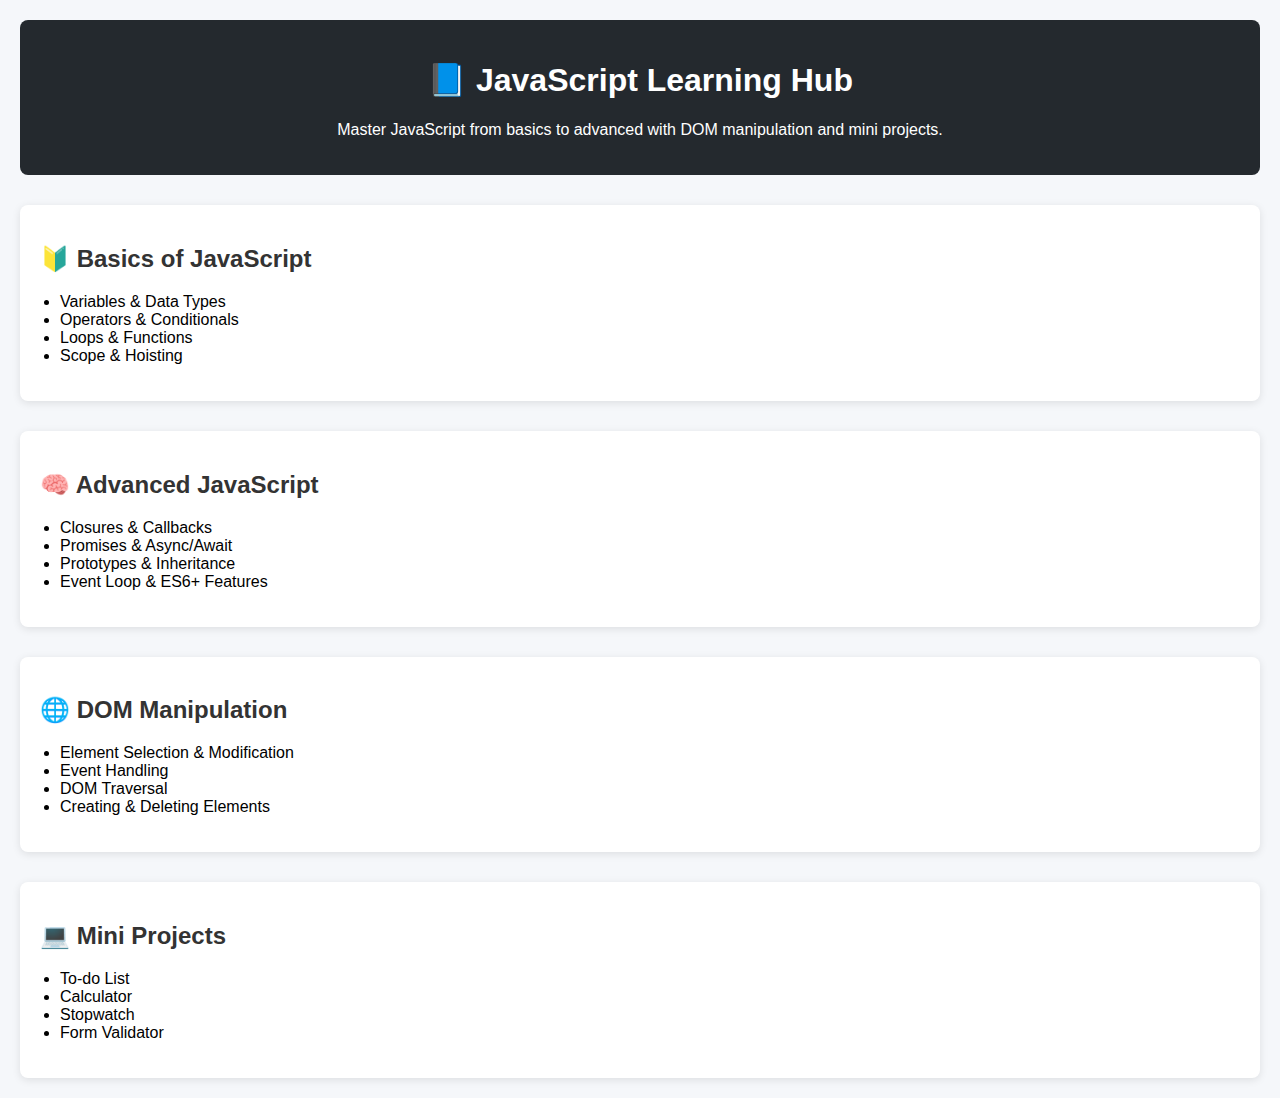
<file: index.html>
<!DOCTYPE html>
<html lang="en">
<head>
  <meta charset="UTF-8" />
  <meta name="viewport" content="width=device-width, initial-scale=1.0" />
  <link rel="stylesheet" href="assets/style.css">
  <title>JavaScript Learning Hub</title>
</head>
<body>
  <header>
    <h1>📘 JavaScript Learning Hub</h1>
    <p>Master JavaScript from basics to advanced with DOM manipulation and mini projects.</p>
  </header>

  <section>
    <h2>🔰 Basics of JavaScript</h2>
    <ul>
      <li>Variables & Data Types</li>
      <li>Operators & Conditionals</li>
      <li>Loops & Functions</li>
      <li>Scope & Hoisting</li>
    </ul>
  </section>

  <section>
    <h2>🧠 Advanced JavaScript</h2>
    <ul>
      <li>Closures & Callbacks</li>
      <li>Promises & Async/Await</li>
      <li>Prototypes & Inheritance</li>
      <li>Event Loop & ES6+ Features</li>
    </ul>
  </section>

  <section>
    <h2>🌐 DOM Manipulation</h2>
    <ul>
      <li>Element Selection & Modification</li>
      <li>Event Handling</li>
      <li>DOM Traversal</li>
      <li>Creating & Deleting Elements</li>
    </ul>
  </section>

  <section>
    <h2>💻 Mini Projects</h2>
    <ul>
      <li>To-do List</li>
      <li>Calculator</li>
      <li>Stopwatch</li>
      <li>Form Validator</li>
    </ul>
  </section>
</body>
</html>
</file>
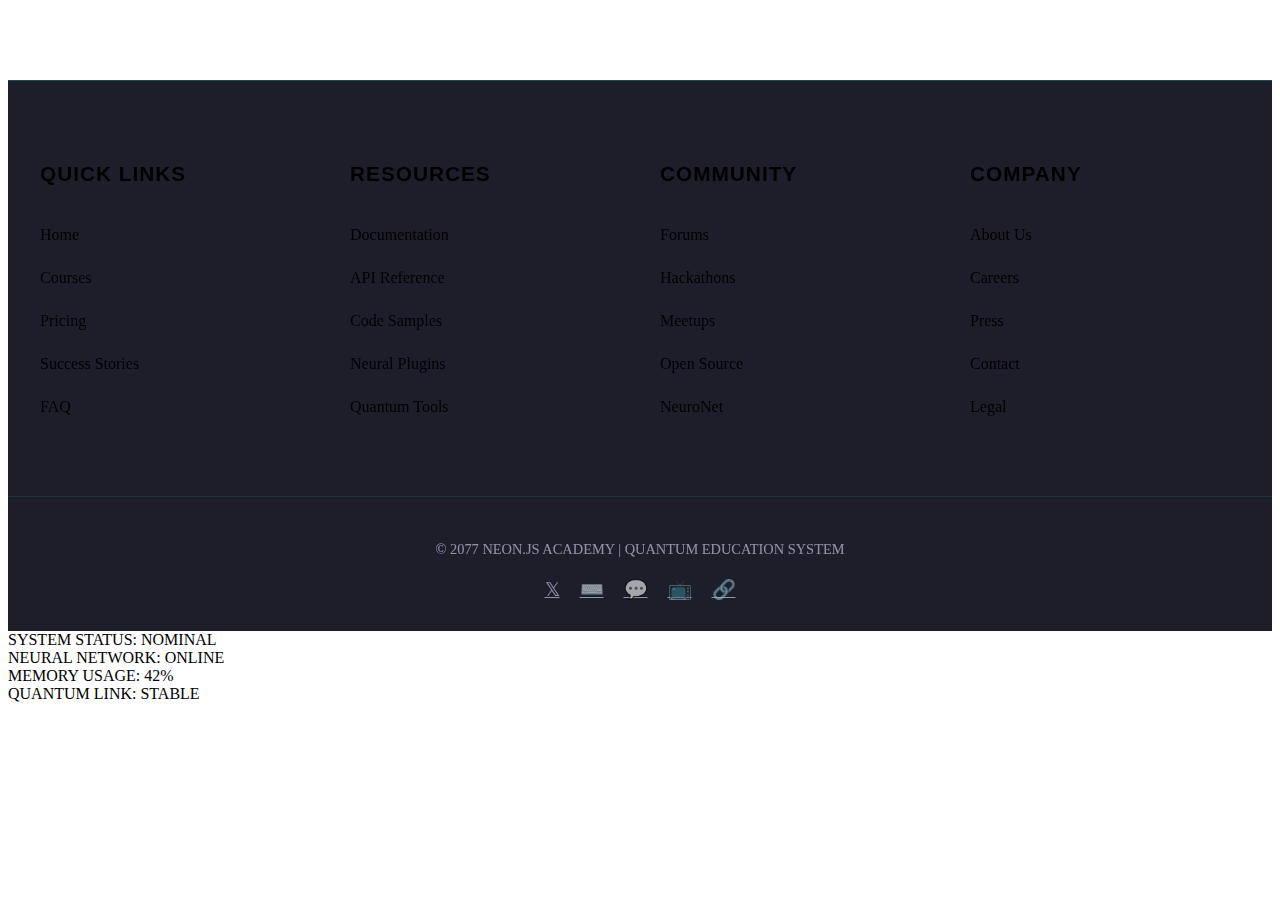
<file: pro.html>
<!DOCTYPE html>
<html lang="en">
<head>
  <meta charset="UTF-8">
  <title>Neon.js Academy - Quantum Learning</title>
  <style>
    /* Previous styles remain unchanged until footer */
    
    /* New Footer Styles */
    .footer {
      background: rgba(5, 5, 20, 0.9);
      backdrop-filter: blur(10px);
      border-top: 1px solid rgba(0, 247, 255, 0.2);
      padding: 60px 0 30px;
      margin-top: 80px;
      position: relative;
    }
    
    .footer::before {
      content: "";
      position: absolute;
      top: 0;
      left: 0;
      width: 100%;
      height: 1px;
      background: linear-gradient(90deg, transparent, var(--primary), transparent);
      box-shadow: 0 0 15px var(--primary);
    }
    
    .footer-grid {
      display: grid;
      grid-template-columns: repeat(4, 1fr);
      gap: 40px;
      max-width: 1200px;
      margin: 0 auto;
      padding: 0 20px;
    }
    
    .footer-column h3 {
      color: var(--primary);
      font-family: 'Orbitron', sans-serif;
      margin-bottom: 25px;
      font-size: 1.3rem;
      letter-spacing: 1px;
      position: relative;
      padding-bottom: 10px;
    }
    
    .footer-column h3::after {
      content: "";
      position: absolute;
      bottom: 0;
      left: 0;
      width: 50px;
      height: 2px;
      background: var(--secondary);
      box-shadow: 0 0 5px var(--secondary);
    }
    
    .footer-links {
      list-style: none;
      padding: 0;
      margin: 0;
    }
    
    .footer-links li {
      margin-bottom: 15px;
    }
    
    .footer-links a {
      color: var(--text);
      text-decoration: none;
      transition: all 0.3s ease;
      display: block;
      padding: 5px 0;
      position: relative;
    }
    
    .footer-links a::before {
      content: ">";
      color: var(--accent);
      position: absolute;
      left: -20px;
      opacity: 0;
      transition: all 0.3s ease;
    }
    
    .footer-links a:hover {
      color: var(--primary);
      transform: translateX(10px);
      text-shadow: 0 0 8px var(--primary);
    }
    
    .footer-links a:hover::before {
      opacity: 1;
      left: -15px;
    }
    
    .footer-bottom {
      text-align: center;
      margin-top: 60px;
      padding-top: 30px;
      border-top: 1px solid rgba(0, 247, 255, 0.1);
      color: rgba(224, 224, 255, 0.6);
      font-size: 0.9rem;
    }
    
    .social-links {
      display: flex;
      gap: 20px;
      margin-top: 20px;
      justify-content: center;
    }
    
    .social-links a {
      color: var(--text);
      font-size: 1.2rem;
      transition: all 0.3s ease;
    }
    
    .social-links a:hover {
      color: var(--primary);
      transform: translateY(-3px);
      text-shadow: 0 0 10px var(--primary);
    }
    
    /* Responsive adjustments */
    @media (max-width: 900px) {
      .footer-grid {
        grid-template-columns: repeat(2, 1fr);
      }
    }
    
    @media (max-width: 600px) {
      .footer-grid {
        grid-template-columns: 1fr;
      }
    }
  </style>
</head>
<body>
  <!-- Previous content remains unchanged until before status bar -->

  <footer class="footer">
    <div class="footer-grid">
      <div class="footer-column">
        <h3>QUICK LINKS</h3>
        <ul class="footer-links">
          <li><a href="#">Home</a></li>
          <li><a href="#">Courses</a></li>
          <li><a href="#">Pricing</a></li>
          <li><a href="#">Success Stories</a></li>
          <li><a href="#">FAQ</a></li>
        </ul>
      </div>
      
      <div class="footer-column">
        <h3>RESOURCES</h3>
        <ul class="footer-links">
          <li><a href="#">Documentation</a></li>
          <li><a href="#">API Reference</a></li>
          <li><a href="#">Code Samples</a></li>
          <li><a href="#">Neural Plugins</a></li>
          <li><a href="#">Quantum Tools</a></li>
        </ul>
      </div>
      
      <div class="footer-column">
        <h3>COMMUNITY</h3>
        <ul class="footer-links">
          <li><a href="#">Forums</a></li>
          <li><a href="#">Hackathons</a></li>
          <li><a href="#">Meetups</a></li>
          <li><a href="#">Open Source</a></li>
          <li><a href="#">NeuroNet</a></li>
        </ul>
      </div>
      
      <div class="footer-column">
        <h3>COMPANY</h3>
        <ul class="footer-links">
          <li><a href="#">About Us</a></li>
          <li><a href="#">Careers</a></li>
          <li><a href="#">Press</a></li>
          <li><a href="#">Contact</a></li>
          <li><a href="#">Legal</a></li>
        </ul>
      </div>
    </div>
    
    <div class="footer-bottom">
      <p>© 2077 NEON.JS ACADEMY | QUANTUM EDUCATION SYSTEM</p>
      <div class="social-links">
        <a href="#" aria-label="Twitter">𝕏</a>
        <a href="#" aria-label="GitHub">⌨️</a>
        <a href="#" aria-label="Discord">💬</a>
        <a href="#" aria-label="YouTube">📺</a>
        <a href="#" aria-label="LinkedIn">🔗</a>
      </div>
    </div>
  </footer>

  <div class="status-bar">
    <div class="status-item">SYSTEM STATUS: NOMINAL</div>
    <div class="status-item">NEURAL NETWORK: ONLINE</div>
    <div class="status-item">MEMORY USAGE: 42%</div>
    <div class="status-item">QUANTUM LINK: STABLE</div>
  </div>

  <!-- Previous scripts remain unchanged -->
</body>
</html>
</file>
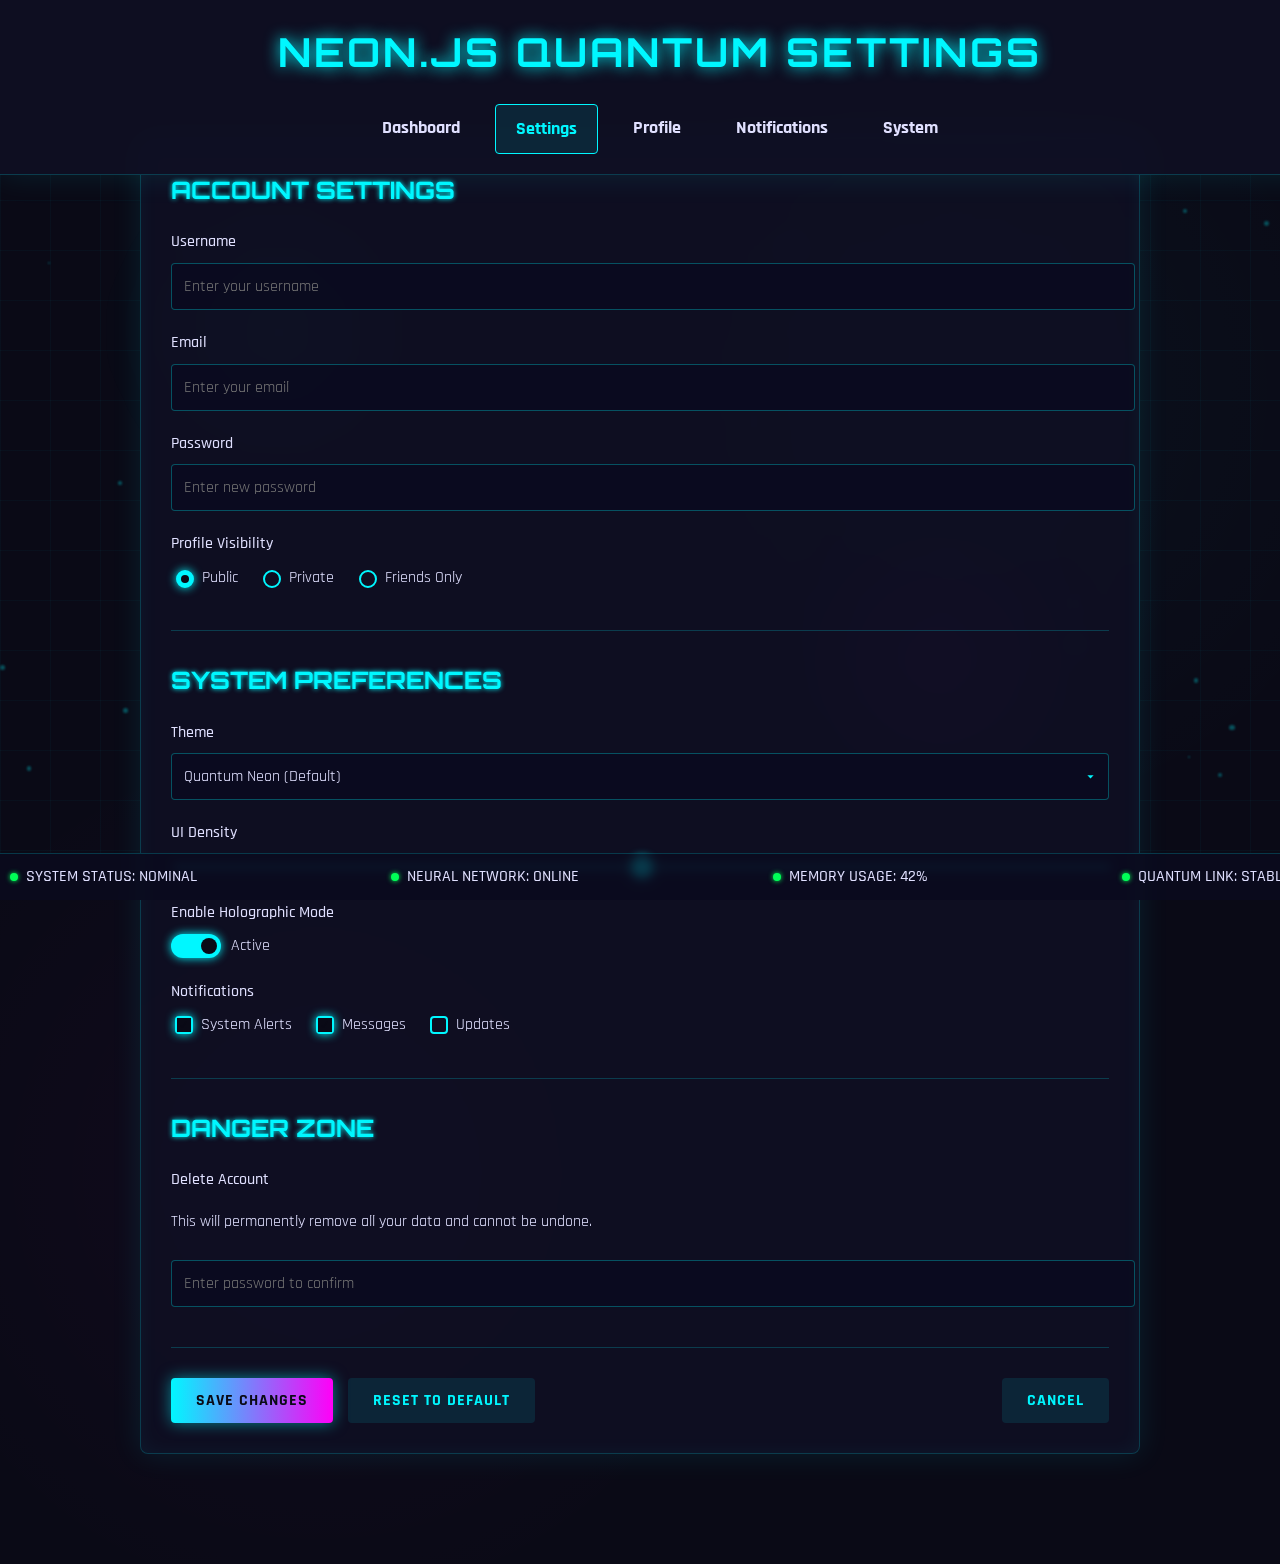
<file: setting.html>
<!DOCTYPE html>
<html lang="en">
<head>
  <meta charset="UTF-8">
  <title>Neon.js - Quantum Settings</title>
  <style>
    @import url('https://fonts.googleapis.com/css2?family=Rajdhani:wght@400;500;700&family=Orbitron:wght@800&display=swap');
    
    :root {
      --primary: #00f7ff;
      --secondary: #ff00f7;
      --accent: #00ff57;
      --bg: #0a0a16;
      --panel: rgba(15, 15, 35, 0.85);
      --text: #e0e0ff;
      --glow: 0 0 15px;
    }
    
    body {
      font-family: 'Rajdhani', sans-serif;
      background-color: var(--bg);
      color: var(--text);
      margin: 0;
      padding: 0;
      min-height: 100vh;
      background-image: 
        radial-gradient(circle at 75% 25%, rgba(0, 247, 255, 0.03) 0%, transparent 30%),
        radial-gradient(circle at 25% 75%, rgba(255, 0, 247, 0.03) 0%, transparent 30%);
      overflow-x: hidden;
      line-height: 1.6;
    }
    
    .grid-lines {
      position: fixed;
      top: 0;
      left: 0;
      width: 100%;
      height: 100%;
      background-image: 
        linear-gradient(rgba(0, 247, 255, 0.03) 1px, transparent 1px),
        linear-gradient(90deg, rgba(0, 247, 255, 0.03) 1px, transparent 1px);
      background-size: 50px 50px;
      pointer-events: none;
      z-index: -1;
    }
    
    .particles {
      position: fixed;
      top: 0;
      left: 0;
      width: 100%;
      height: 100%;
      z-index: -1;
      overflow: hidden;
    }
    
    .particle {
      position: absolute;
      background: var(--primary);
      border-radius: 50%;
      filter: blur(1px);
      opacity: 0.3;
    }
    
    header {
      position: fixed;
      top: 0;
      left: 0;
      width: 100%;
      padding: 20px;
      background: var(--panel);
      backdrop-filter: blur(10px);
      border-bottom: 1px solid rgba(0, 247, 255, 0.2);
      box-shadow: 0 0 30px rgba(0, 247, 255, 0.1);
      z-index: 100;
    }
    
    h1 {
      text-align: center;
      color: var(--primary);
      margin: 0;
      font-family: 'Orbitron', sans-serif;
      font-size: 2.5rem;
      text-shadow: var(--glow) var(--primary);
      letter-spacing: 3px;
      position: relative;
    }
    
    .nav {
      display: flex;
      justify-content: center;
      margin-top: 20px;
      gap: 15px;
    }
    
    .nav-link {
      color: var(--text);
      text-decoration: none;
      font-weight: 700;
      padding: 10px 20px;
      border-radius: 4px;
      transition: all 0.3s ease;
      position: relative;
      font-size: 1.1rem;
    }
    
    .nav-link:hover {
      color: var(--primary);
      text-shadow: 0 0 10px var(--primary);
    }
    
    .nav-link.active {
      color: var(--primary);
      background: rgba(0, 247, 255, 0.1);
      border: 1px solid var(--primary);
    }
    
    .main-container {
      max-width: 1000px;
      margin: 120px auto 60px;
      padding: 20px;
    }
    
    .settings-panel {
      background: var(--panel);
      backdrop-filter: blur(10px);
      border-radius: 8px;
      border: 1px solid rgba(0, 247, 255, 0.2);
      box-shadow: 0 0 30px rgba(0, 247, 255, 0.1),
                  inset 0 0 20px rgba(0, 247, 255, 0.05);
      padding: 30px;
      margin-bottom: 30px;
    }
    
    .settings-section {
      margin-bottom: 30px;
      padding-bottom: 20px;
      border-bottom: 1px solid rgba(0, 247, 255, 0.2);
    }
    
    .settings-section:last-child {
      border-bottom: none;
      margin-bottom: 0;
      padding-bottom: 0;
    }
    
    .settings-title {
      color: var(--primary);
      font-family: 'Orbitron', sans-serif;
      margin-top: 0;
      margin-bottom: 20px;
      font-size: 1.5rem;
      text-shadow: 0 0 5px var(--primary);
    }
    
    .form-group {
      margin-bottom: 20px;
    }
    
    .form-label {
      display: block;
      margin-bottom: 8px;
      font-weight: 500;
    }
    
    .form-control {
      width: 100%;
      padding: 12px;
      background: rgba(10, 10, 30, 0.7);
      border: 1px solid rgba(0, 247, 255, 0.3);
      border-radius: 4px;
      color: var(--text);
      font-family: 'Rajdhani', sans-serif;
      font-size: 1rem;
      transition: all 0.3s ease;
    }
    
    .form-control:focus {
      outline: none;
      border-color: var(--primary);
      box-shadow: 0 0 10px rgba(0, 247, 255, 0.3);
    }
    
    .radio-group, .checkbox-group {
      display: flex;
      gap: 20px;
      margin-bottom: 15px;
    }
    
    .radio-option, .checkbox-option {
      display: flex;
      align-items: center;
      cursor: pointer;
    }
    
    .radio-input, .checkbox-input {
      appearance: none;
      width: 18px;
      height: 18px;
      border: 2px solid var(--primary);
      border-radius: 50%;
      margin-right: 8px;
      position: relative;
      cursor: pointer;
      transition: all 0.3s ease;
    }
    
    .checkbox-input {
      border-radius: 4px;
    }
    
    .radio-input:checked, .checkbox-input:checked {
      background: var(--primary);
      box-shadow: 0 0 10px var(--primary);
    }
    
    .radio-input:checked::after, .checkbox-input:checked::after {
      content: "";
      position: absolute;
      width: 8px;
      height: 8px;
      background: var(--bg);
      border-radius: 50%;
      top: 3px;
      left: 3px;
    }
    
    .checkbox-input:checked::after {
      content: "✓";
      color: var(--bg);
      font-size: 12px;
      line-height: 1;
      display: flex;
      align-items: center;
      justify-content: center;
      border-radius: 0;
      width: 100%;
      height: 100%;
      top: 0;
      left: 0;
    }
    
    .toggle-switch {
      position: relative;
      display: inline-block;
      width: 50px;
      height: 24px;
    }
    
    .toggle-switch input {
      opacity: 0;
      width: 0;
      height: 0;
    }
    
    .toggle-slider {
      position: absolute;
      cursor: pointer;
      top: 0;
      left: 0;
      right: 0;
      bottom: 0;
      background-color: rgba(0, 247, 255, 0.2);
      transition: .4s;
      border-radius: 24px;
    }
    
    .toggle-slider:before {
      position: absolute;
      content: "";
      height: 16px;
      width: 16px;
      left: 4px;
      bottom: 4px;
      background-color: var(--text);
      transition: .4s;
      border-radius: 50%;
    }
    
    input:checked + .toggle-slider {
      background-color: var(--primary);
      box-shadow: 0 0 10px var(--primary);
    }
    
    input:checked + .toggle-slider:before {
      transform: translateX(26px);
      background-color: var(--bg);
    }
    
    .toggle-label {
      margin-left: 10px;
      vertical-align: middle;
    }
    
    .form-select {
      width: 100%;
      padding: 12px;
      background: rgba(10, 10, 30, 0.7);
      border: 1px solid rgba(0, 247, 255, 0.3);
      border-radius: 4px;
      color: var(--text);
      font-family: 'Rajdhani', sans-serif;
      font-size: 1rem;
      appearance: none;
      background-image: url("data:image/svg+xml;charset=UTF-8,%3csvg xmlns='http://www.w3.org/2000/svg' viewBox='0 0 24 24' fill='%2300f7ff'%3e%3cpath d='M7 10l5 5 5-5z'/%3e%3c/svg%3e");
      background-repeat: no-repeat;
      background-position: right 10px center;
      background-size: 15px;
    }
    
    .form-range {
      width: 100%;
      height: 8px;
      appearance: none;
      background: rgba(0, 247, 255, 0.2);
      border-radius: 4px;
      outline: none;
    }
    
    .form-range::-webkit-slider-thumb {
      appearance: none;
      width: 20px;
      height: 20px;
      border-radius: 50%;
      background: var(--primary);
      cursor: pointer;
      box-shadow: 0 0 10px var(--primary);
    }
    
    .btn {
      display: inline-block;
      padding: 12px 25px;
      background: linear-gradient(90deg, var(--primary), var(--secondary));
      color: var(--bg);
      text-decoration: none;
      font-weight: 700;
      border-radius: 4px;
      text-transform: uppercase;
      letter-spacing: 1px;
      transition: all 0.3s ease;
      box-shadow: 0 0 15px rgba(0, 247, 255, 0.5);
      border: none;
      cursor: pointer;
      font-family: 'Rajdhani', sans-serif;
      font-size: 1rem;
    }
    
    .btn:hover {
      transform: translateY(-3px);
      box-shadow: 0 0 25px rgba(0, 247, 255, 0.8);
    }
    
    .btn-secondary {
      background: rgba(0, 247, 255, 0.1);
      color: var(--primary);
      box-shadow: none;
    }
    
    .btn-secondary:hover {
      background: rgba(0, 247, 255, 0.2);
      box-shadow: 0 0 15px rgba(0, 247, 255, 0.3);
    }
    
    .btn-group {
      display: flex;
      gap: 15px;
      margin-top: 30px;
    }
    
    .floating-orb {
      position: fixed;
      width: 300px;
      height: 300px;
      border-radius: 50%;
      background: radial-gradient(circle, rgba(0, 247, 255, 0.1) 0%, transparent 70%);
      filter: blur(30px);
      animation: float 8s ease-in-out infinite;
      z-index: -1;
    }
    
    .orb-1 {
      top: 20%;
      left: 10%;
      animation-delay: 0s;
    }
    
    .orb-2 {
      bottom: 10%;
      right: 15%;
      animation-delay: 2s;
      background: radial-gradient(circle, rgba(255, 0, 247, 0.1) 0%, transparent 70%);
    }
    
    @keyframes float {
      0%, 100% { transform: translateY(0); }
      50% { transform: translateY(-20px); }
    }
    
    .status-bar {
      position: fixed;
      bottom: 0;
      left: 0;
      width: 100%;
      background: rgba(10, 10, 30, 0.8);
      backdrop-filter: blur(5px);
      padding: 10px;
      display: flex;
      justify-content: space-between;
      font-family: 'Rajdhani', sans-serif;
      font-weight: 500;
      border-top: 1px solid rgba(0, 247, 255, 0.2);
    }
    
    .status-item {
      display: flex;
      align-items: center;
    }
    
    .status-item::before {
      content: "";
      display: inline-block;
      width: 8px;
      height: 8px;
      border-radius: 50%;
      margin-right: 8px;
      background: var(--accent);
      box-shadow: 0 0 5px var(--accent);
    }
  </style>
</head>
<body>
  <div class="grid-lines"></div>
  <div class="floating-orb orb-1"></div>
  <div class="floating-orb orb-2"></div>
  <div class="particles" id="particles"></div>

  <header>
    <h1>NEON.JS QUANTUM SETTINGS</h1>
    <div class="nav">
      <a href="#" class="nav-link">Dashboard</a>
      <a href="#" class="nav-link active">Settings</a>
      <a href="#" class="nav-link">Profile</a>
      <a href="#" class="nav-link">Notifications</a>
      <a href="#" class="nav-link">System</a>
    </div>
  </header>

  <div class="main-container">
    <div class="settings-panel">
      <div class="settings-section">
        <h3 class="settings-title">ACCOUNT SETTINGS</h3>
        
        <div class="form-group">
          <label class="form-label">Username</label>
          <input type="text" class="form-control" placeholder="Enter your username">
        </div>
        
        <div class="form-group">
          <label class="form-label">Email</label>
          <input type="email" class="form-control" placeholder="Enter your email">
        </div>
        
        <div class="form-group">
          <label class="form-label">Password</label>
          <input type="password" class="form-control" placeholder="Enter new password">
        </div>
        
        <div class="form-group">
          <label class="form-label">Profile Visibility</label>
          <div class="radio-group">
            <label class="radio-option">
              <input type="radio" name="visibility" class="radio-input" checked>
              Public
            </label>
            <label class="radio-option">
              <input type="radio" name="visibility" class="radio-input">
              Private
            </label>
            <label class="radio-option">
              <input type="radio" name="visibility" class="radio-input">
              Friends Only
            </label>
          </div>
        </div>
      </div>
      
      <div class="settings-section">
        <h3 class="settings-title">SYSTEM PREFERENCES</h3>
        
        <div class="form-group">
          <label class="form-label">Theme</label>
          <select class="form-select">
            <option>Quantum Neon (Default)</option>
            <option>Cyber Void</option>
            <option>Holographic Blue</option>
            <option>Matrix Green</option>
            <option>Deep Space</option>
          </select>
        </div>
        
        <div class="form-group">
          <label class="form-label">UI Density</label>
          <input type="range" class="form-range" min="0" max="100" value="50">
        </div>
        
        <div class="form-group">
          <label class="form-label">Enable Holographic Mode</label>
          <div style="display: flex; align-items: center;">
            <label class="toggle-switch">
              <input type="checkbox" checked>
              <span class="toggle-slider"></span>
            </label>
            <span class="toggle-label">Active</span>
          </div>
        </div>
        
        <div class="form-group">
          <label class="form-label">Notifications</label>
          <div class="checkbox-group">
            <label class="checkbox-option">
              <input type="checkbox" class="checkbox-input" checked>
              System Alerts
            </label>
            <label class="checkbox-option">
              <input type="checkbox" class="checkbox-input" checked>
              Messages
            </label>
            <label class="checkbox-option">
              <input type="checkbox" class="checkbox-input">
              Updates
            </label>
          </div>
        </div>
      </div>
      
      <div class="settings-section">
        <h3 class="settings-title">DANGER ZONE</h3>
        
        <div class="form-group">
          <label class="form-label">Delete Account</label>
          <p>This will permanently remove all your data and cannot be undone.</p>
          <input type="password" class="form-control" placeholder="Enter password to confirm" style="margin-top: 10px;">
        </div>
      </div>
      
      <div class="btn-group">
        <button class="btn">Save Changes</button>
        <button class="btn btn-secondary">Reset to Default</button>
        <button class="btn btn-secondary" style="margin-left: auto;">Cancel</button>
      </div>
    </div>
  </div>
  
  <div class="status-bar">
    <div class="status-item">SYSTEM STATUS: NOMINAL</div>
    <div class="status-item">NEURAL NETWORK: ONLINE</div>
    <div class="status-item">MEMORY USAGE: 42%</div>
    <div class="status-item">QUANTUM LINK: STABLE</div>
  </div>

  <script>
    // Create particle background
    const particlesContainer = document.getElementById('particles');
    const particleCount = 50;
    
    for (let i = 0; i < particleCount; i++) {
      const particle = document.createElement('div');
      particle.classList.add('particle');
      
      const size = Math.random() * 5 + 1;
      const posX = Math.random() * 100;
      const posY = Math.random() * 100;
      const duration = Math.random() * 20 + 10;
      const delay = Math.random() * -20;
      
      particle.style.width = `${size}px`;
      particle.style.height = `${size}px`;
      particle.style.left = `${posX}%`;
      particle.style.top = `${posY}%`;
      particle.style.animation = `float ${duration}s linear ${delay}s infinite`;
      
      particlesContainer.appendChild(particle);
    }
    
    // Interactive color shifting
    document.addEventListener('mousemove', (e) => {
      const x = e.clientX / window.innerWidth;
      const y = e.clientY / window.innerHeight;
      
      document.documentElement.style.setProperty('--primary', `hsl(${x * 120 + 180}, 100%, 70%)`);
      document.documentElement.style.setProperty('--secondary', `hsl(${y * 120 + 300}, 100%, 70%)`);
    });
  </script>
</body>
</html>
</file>
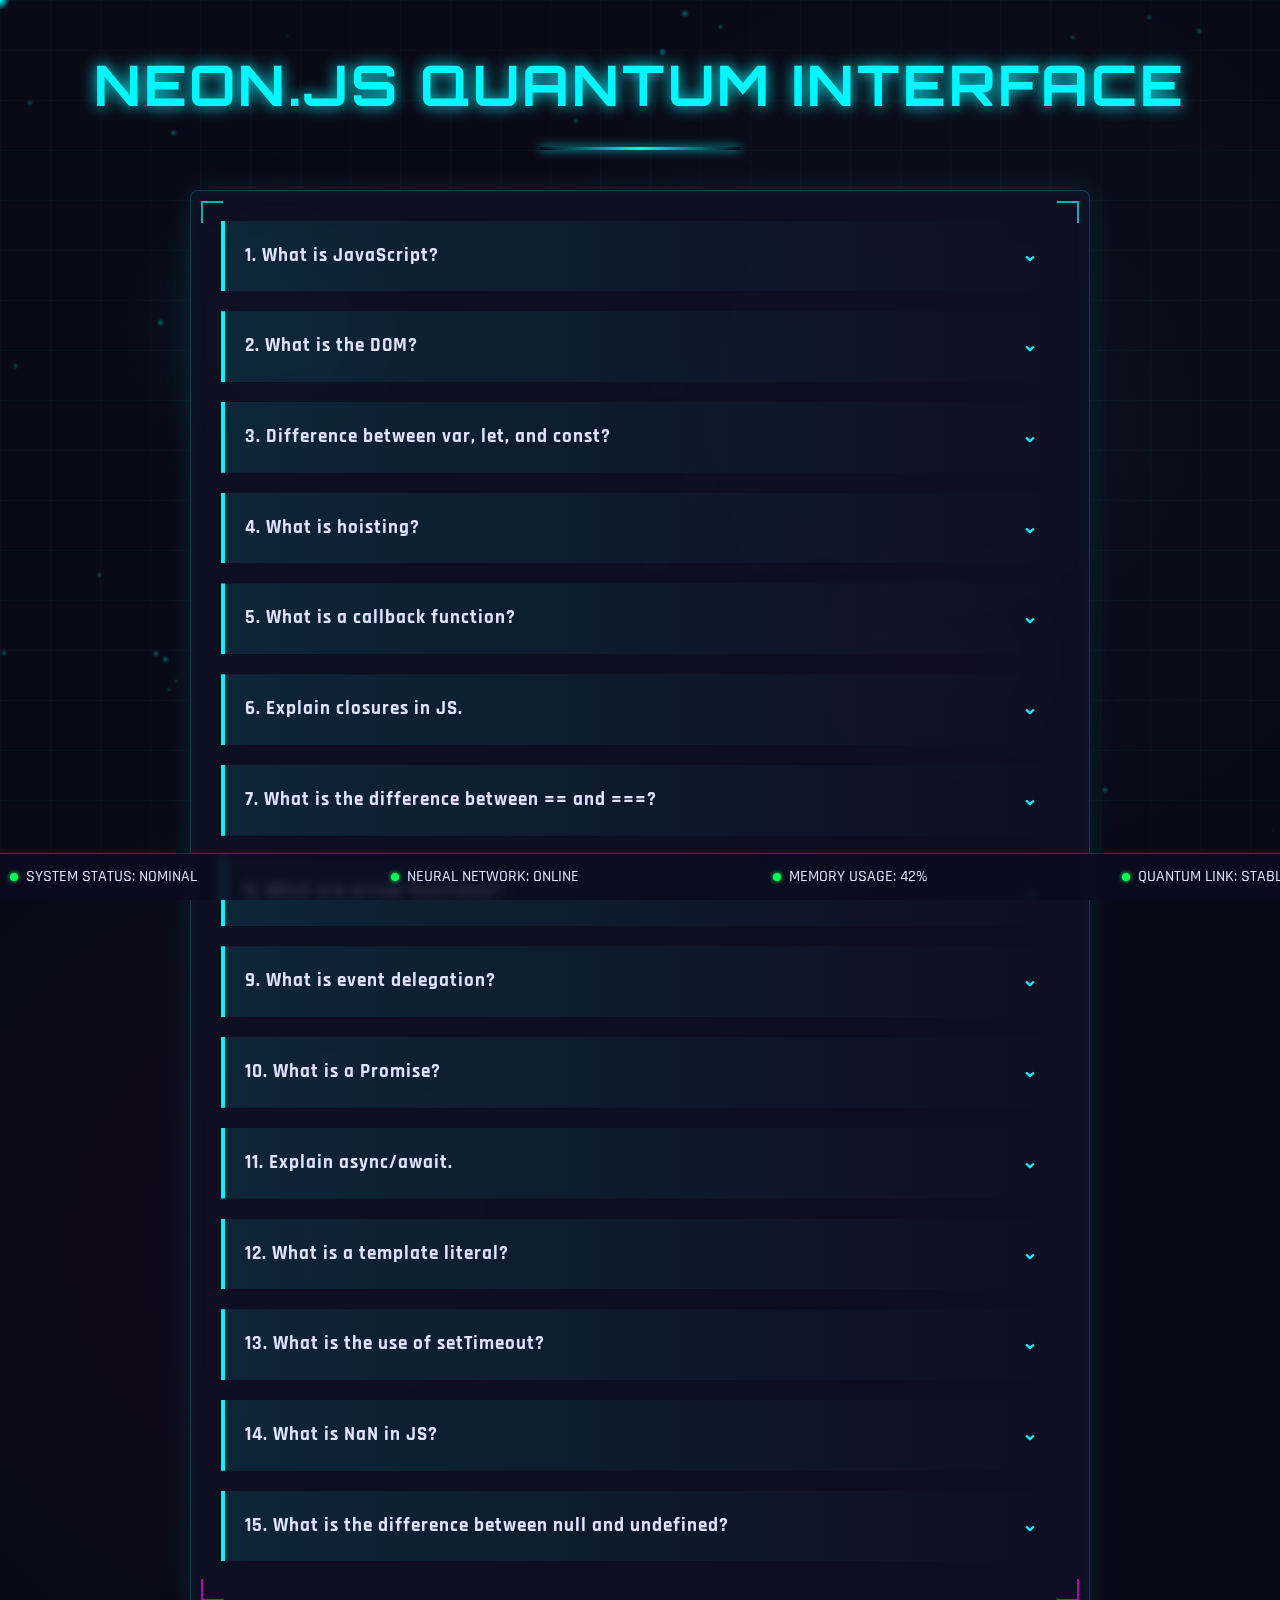
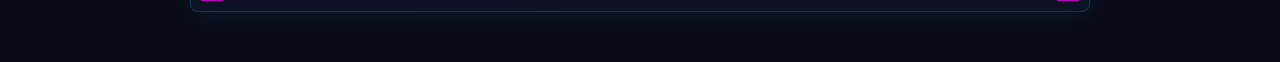
<file: test.html>
<!DOCTYPE html>
<html lang="en">
<head>
  <meta charset="UTF-8">
  <title>Neon.js - Quantum JavaScript Interface</title>
  <style>
    @import url('https://fonts.googleapis.com/css2?family=Rajdhani:wght@400;500;700&family=Orbitron:wght@800&display=swap');
    
    :root {
      --primary: #00f7ff;
      --secondary: #ff00f7;
      --accent: #00ff57;
      --bg: #0a0a16;
      --panel: rgba(15, 15, 35, 0.85);
      --text: #e0e0ff;
      --glow: 0 0 15px;
    }
    
    body {
      font-family: 'Rajdhani', sans-serif;
      background-color: var(--bg);
      color: var(--text);
      margin: 0;
      padding: 0;
      min-height: 100vh;
      background-image: 
        radial-gradient(circle at 75% 25%, rgba(0, 247, 255, 0.03) 0%, transparent 30%),
        radial-gradient(circle at 25% 75%, rgba(255, 0, 247, 0.03) 0%, transparent 30%);
      overflow-x: hidden;
      line-height: 1.6;
    }
    
    .grid-lines {
      position: fixed;
      top: 0;
      left: 0;
      width: 100%;
      height: 100%;
      background-image: 
        linear-gradient(rgba(0, 247, 255, 0.03) 1px, transparent 1px),
        linear-gradient(90deg, rgba(0, 247, 255, 0.03) 1px, transparent 1px);
      background-size: 50px 50px;
      pointer-events: none;
      z-index: -1;
    }
    
    .particles {
      position: fixed;
      top: 0;
      left: 0;
      width: 100%;
      height: 100%;
      z-index: -1;
      overflow: hidden;
    }
    
    .particle {
      position: absolute;
      background: var(--primary);
      border-radius: 50%;
      filter: blur(1px);
      opacity: 0.3;
    }
    
    h1 {
      text-align: center;
      color: var(--primary);
      margin: 40px 0;
      font-family: 'Orbitron', sans-serif;
      font-size: 3.5rem;
      text-shadow: var(--glow) var(--primary);
      letter-spacing: 3px;
      position: relative;
      padding-bottom: 20px;
    }
    
    h1::after {
      content: "";
      position: absolute;
      bottom: 0;
      left: 50%;
      transform: translateX(-50%);
      width: 200px;
      height: 3px;
      background: linear-gradient(90deg, transparent, var(--primary), transparent);
      box-shadow: 0 0 10px var(--primary);
    }
    
    .qa-container {
      max-width: 900px;
      margin: 0 auto;
      perspective: 1000px;
    }
    
    .qa-section {
      background: var(--panel);
      backdrop-filter: blur(10px);
      border-radius: 8px;
      border: 1px solid rgba(0, 247, 255, 0.2);
      box-shadow: 0 0 30px rgba(0, 247, 255, 0.1),
                  inset 0 0 20px rgba(0, 247, 255, 0.05);
      padding: 30px;
      margin-bottom: 50px;
      transform-style: preserve-3d;
      transition: transform 0.5s ease, box-shadow 0.5s ease;
    }
    
    .qa-section:hover {
      transform: translateY(-5px) rotateX(1deg);
      box-shadow: 0 10px 40px rgba(0, 247, 255, 0.2),
                  inset 0 0 30px rgba(0, 247, 255, 0.1);
    }
    
    .question {
      cursor: pointer;
      padding: 20px;
      margin-bottom: 10px;
      background: linear-gradient(90deg, rgba(0, 247, 255, 0.1), transparent);
      border-left: 4px solid var(--primary);
      transition: all 0.3s cubic-bezier(0.175, 0.885, 0.32, 1.275);
      font-weight: 700;
      font-size: 1.2rem;
      letter-spacing: 1px;
      position: relative;
      overflow: hidden;
      clip-path: polygon(0 0, 100% 0, 100% 100%, 0 100%);
    }
    
    .question::before {
      content: "";
      position: absolute;
      top: 0;
      left: -100%;
      width: 100%;
      height: 100%;
      background: linear-gradient(90deg, transparent, rgba(0, 247, 255, 0.1), transparent);
      transition: 0.5s;
    }
    
    .question:hover {
      background: linear-gradient(90deg, rgba(0, 247, 255, 0.2), transparent);
      border-left: 4px solid var(--secondary);
      transform: translateX(10px);
      text-shadow: 0 0 10px var(--primary);
    }
    
    .question:hover::before {
      left: 100%;
    }
    
    .question::after {
      content: "⌄";
      position: absolute;
      right: 20px;
      color: var(--primary);
      font-weight: bold;
      transition: transform 0.3s;
    }
    
    .question.active::after {
      transform: rotate(180deg);
      color: var(--secondary);
    }
    
    .answer {
      padding: 0;
      max-height: 0;
      overflow: hidden;
      margin-bottom: 10px;
      background: rgba(5, 5, 25, 0.6);
      border-left: 3px solid var(--secondary);
      transition: all 0.5s cubic-bezier(0.175, 0.885, 0.32, 1.275);
      opacity: 0;
      transform: translateY(-10px);
      font-size: 1.1rem;
      line-height: 1.7;
    }
    
    .answer.active {
      padding: 20px;
      max-height: 500px;
      opacity: 1;
      transform: translateY(0);
      margin-bottom: 20px;
    }
    
    .answer::before {
      content: ">";
      color: var(--accent);
      margin-right: 10px;
      font-weight: bold;
    }
    
    .corner {
      position: absolute;
      width: 20px;
      height: 20px;
      border: 2px solid;
      opacity: 0.7;
    }
    
    .corner-tl {
      top: 10px;
      left: 10px;
      border-right: none;
      border-bottom: none;
      border-color: var(--primary);
    }
    
    .corner-tr {
      top: 10px;
      right: 10px;
      border-left: none;
      border-bottom: none;
      border-color: var(--primary);
    }
    
    .corner-bl {
      bottom: 10px;
      left: 10px;
      border-right: none;
      border-top: none;
      border-color: var(--secondary);
    }
    
    .corner-br {
      bottom: 10px;
      right: 10px;
      border-left: none;
      border-top: none;
      border-color: var(--secondary);
    }
    
    @keyframes float {
      0%, 100% { transform: translateY(0); }
      50% { transform: translateY(-10px); }
    }
    
    @keyframes pulse {
      0%, 100% { opacity: 0.7; }
      50% { opacity: 1; }
    }
    
    .floating-orb {
      position: fixed;
      width: 300px;
      height: 300px;
      border-radius: 50%;
      background: radial-gradient(circle, rgba(0, 247, 255, 0.1) 0%, transparent 70%);
      filter: blur(30px);
      animation: float 8s ease-in-out infinite;
      z-index: -1;
    }
    
    .orb-1 {
      top: 20%;
      left: 10%;
      animation-delay: 0s;
    }
    
    .orb-2 {
      bottom: 10%;
      right: 15%;
      animation-delay: 2s;
      background: radial-gradient(circle, rgba(255, 0, 247, 0.1) 0%, transparent 70%);
    }
    
    .status-bar {
      position: fixed;
      bottom: 0;
      left: 0;
      width: 100%;
      background: rgba(10, 10, 30, 0.8);
      backdrop-filter: blur(5px);
      padding: 10px;
      display: flex;
      justify-content: space-between;
      font-family: 'Rajdhani', sans-serif;
      font-weight: 500;
      border-top: 1px solid rgba(0, 247, 255, 0.2);
    }
    
    .status-item {
      display: flex;
      align-items: center;
    }
    
    .status-item::before {
      content: "";
      display: inline-block;
      width: 8px;
      height: 8px;
      border-radius: 50%;
      margin-right: 8px;
      background: var(--accent);
      box-shadow: 0 0 5px var(--accent);
    }
    
    .cursor-trail {
      position: fixed;
      width: 20px;
      height: 20px;
      border-radius: 50%;
      background: radial-gradient(circle, var(--primary) 0%, transparent 70%);
      pointer-events: none;
      transform: translate(-50%, -50%);
      z-index: 9999;
      mix-blend-mode: screen;
    }
  </style>
</head>
<body>
  <div class="grid-lines"></div>
  <div class="floating-orb orb-1"></div>
  <div class="floating-orb orb-2"></div>
  
  <div class="particles" id="particles"></div>
  
  <div class="cursor-trail" id="cursor-trail"></div>

  <h1>NEON.JS QUANTUM INTERFACE</h1>

  <div class="qa-container">
    <div class="qa-section">
      <div class="corner corner-tl"></div>
      <div class="corner corner-tr"></div>
      <div class="corner corner-bl"></div>
      <div class="corner corner-br"></div>
      
      <!-- 15 Questions -->
      <div class="question">1. What is JavaScript?</div>
      <div class="answer">JavaScript is a high-level, interpreted programming language used to create interactive effects within web browsers.</div>

      <div class="question">2. What is the DOM?</div>
      <div class="answer">The Document Object Model (DOM) represents the structure of a web page and allows JavaScript to access and modify HTML elements.</div>

      <div class="question">3. Difference between var, let, and const?</div>
      <div class="answer">`var` is function scoped, `let` and `const` are block scoped. `const` cannot be reassigned.</div>

      <div class="question">4. What is hoisting?</div>
      <div class="answer">Hoisting is JavaScript's behavior of moving declarations to the top of the current scope.</div>

      <div class="question">5. What is a callback function?</div>
      <div class="answer">A callback function is a function passed into another function as an argument and is executed later.</div>

      <div class="question">6. Explain closures in JS.</div>
      <div class="answer">A closure is when an inner function remembers variables from its outer function even after the outer function has executed.</div>

      <div class="question">7. What is the difference between == and ===?</div>
      <div class="answer">`==` checks value with type coercion, `===` checks value and type without coercion.</div>

      <div class="question">8. What are arrow functions?</div>
      <div class="answer">Arrow functions are a concise way to write functions. They do not have their own `this` context.</div>

      <div class="question">9. What is event delegation?</div>
      <div class="answer">Event delegation is a technique of using a single event listener on a parent element to handle events on its children.</div>

      <div class="question">10. What is a Promise?</div>
      <div class="answer">A Promise represents the eventual completion or failure of an asynchronous operation and its resulting value.</div>

      <div class="question">11. Explain async/await.</div>
      <div class="answer">`async/await` is syntactic sugar over Promises, making asynchronous code look and behave like synchronous code.</div>

      <div class="question">12. What is a template literal?</div>
      <div class="answer">Template literals use backticks and allow interpolation using `${}`.</div>

      <div class="question">13. What is the use of setTimeout?</div>
      <div class="answer">`setTimeout` is used to delay the execution of code by a specified number of milliseconds.</div>

      <div class="question">14. What is NaN in JS?</div>
      <div class="answer">NaN stands for "Not-a-Number". It's a special number value representing an undefined or unrepresentable value in math.</div>

      <div class="question">15. What is the difference between null and undefined?</div>
      <div class="answer">`undefined` means a variable has been declared but has not yet been assigned a value. `null` is an assignment value that represents no value.</div>
    </div>
  </div>
  
  <div class="status-bar">
    <div class="status-item">SYSTEM STATUS: NOMINAL</div>
    <div class="status-item">NEURAL NETWORK: ONLINE</div>
    <div class="status-item">MEMORY USAGE: 42%</div>
    <div class="status-item">QUANTUM LINK: STABLE</div>
  </div>

  <script>
    // Toggle answers with smooth animation
    const questions = document.querySelectorAll('.question');
    
    questions.forEach(question => {
      question.addEventListener('click', () => {
        const answer = question.nextElementSibling;
        question.classList.toggle('active');
        answer.classList.toggle('active');
        
        // Play sound effect
        const audioCtx = new (window.AudioContext || window.webkitAudioContext)();
        const oscillator = audioCtx.createOscillator();
        const gainNode = audioCtx.createGain();
        
        oscillator.type = 'sine';
        oscillator.frequency.value = question.classList.contains('active') ? 800 : 400;
        gainNode.gain.value = 0.1;
        
        oscillator.connect(gainNode);
        gainNode.connect(audioCtx.destination);
        
        oscillator.start();
        gainNode.gain.exponentialRampToValueAtTime(0.001, audioCtx.currentTime + 0.3);
        oscillator.stop(audioCtx.currentTime + 0.3);
      });
    });
    
    // Create particle background
    const particlesContainer = document.getElementById('particles');
    const particleCount = 50;
    
    for (let i = 0; i < particleCount; i++) {
      const particle = document.createElement('div');
      particle.classList.add('particle');
      
      // Random properties
      const size = Math.random() * 5 + 1;
      const posX = Math.random() * 100;
      const posY = Math.random() * 100;
      const duration = Math.random() * 20 + 10;
      const delay = Math.random() * -20;
      
      particle.style.width = `${size}px`;
      particle.style.height = `${size}px`;
      particle.style.left = `${posX}%`;
      particle.style.top = `${posY}%`;
      particle.style.animation = `float ${duration}s linear ${delay}s infinite`;
      
      particlesContainer.appendChild(particle);
    }
    
    // Create cursor trail effect
    const cursorTrail = document.getElementById('cursor-trail');
    let mouseX = 0, mouseY = 0;
    let trailX = 0, trailY = 0;
    const speed = 0.2;
    
    document.addEventListener('mousemove', (e) => {
      mouseX = e.clientX;
      mouseY = e.clientY;
    });
    
    const animateCursorTrail = () => {
      const dx = mouseX - trailX;
      const dy = mouseY - trailY;
      
      trailX += dx * speed;
      trailY += dy * speed;
      
      cursorTrail.style.left = `${trailX}px`;
      cursorTrail.style.top = `${trailY}px`;
      
      requestAnimationFrame(animateCursorTrail);
    };
    
    animateCursorTrail();
    
    // Add interactive background effect
    document.addEventListener('mousemove', (e) => {
      const x = e.clientX / window.innerWidth;
      const y = e.clientY / window.innerHeight;
      
      document.documentElement.style.setProperty('--primary', `hsl(${x * 120 + 180}, 100%, 70%)`);
      document.documentElement.style.setProperty('--secondary', `hsl(${y * 120 + 300}, 100%, 70%)`);
    });
  </script>
</body>
</html>
</file>
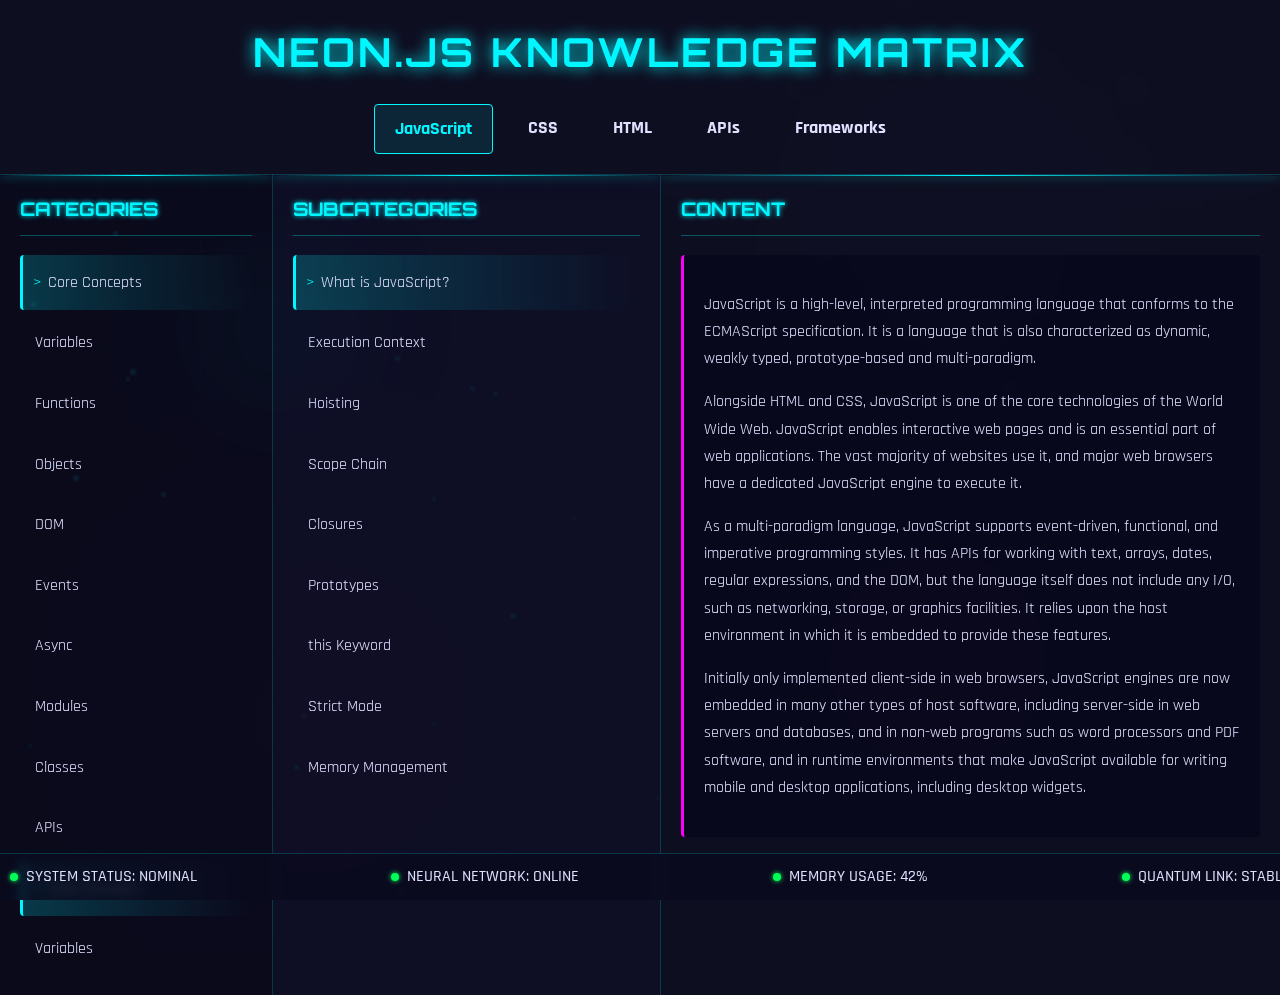
<file: vertical-slider.html>
<!DOCTYPE html>
<html lang="en">
<head>
  <meta charset="UTF-8">
  <title>Neon.js - Quantum Knowledge Interface</title>
  <style>
    @import url('https://fonts.googleapis.com/css2?family=Rajdhani:wght@400;500;700&family=Orbitron:wght@800&display=swap');
    
    :root {
      --primary: #00f7ff;
      --secondary: #ff00f7;
      --accent: #00ff57;
      --bg: #0a0a16;
      --panel: rgba(15, 15, 35, 0.85);
      --text: #e0e0ff;
      --glow: 0 0 15px;
    }
    
    body {
      font-family: 'Rajdhani', sans-serif;
      background-color: var(--bg);
      color: var(--text);
      margin: 0;
      padding: 0;
      min-height: 100vh;
      background-image: 
        radial-gradient(circle at 75% 25%, rgba(0, 247, 255, 0.03) 0%, transparent 30%),
        radial-gradient(circle at 25% 75%, rgba(255, 0, 247, 0.03) 0%, transparent 30%);
      overflow-x: hidden;
      line-height: 1.6;
    }
    
    .grid-lines {
      position: fixed;
      top: 0;
      left: 0;
      width: 100%;
      height: 100%;
      background-image: 
        linear-gradient(rgba(0, 247, 255, 0.03) 1px, transparent 1px),
        linear-gradient(90deg, rgba(0, 247, 255, 0.03) 1px, transparent 1px);
      background-size: 50px 50px;
      pointer-events: none;
      z-index: -1;
    }
    
    .particles {
      position: fixed;
      top: 0;
      left: 0;
      width: 100%;
      height: 100%;
      z-index: -1;
      overflow: hidden;
    }
    
    .particle {
      position: absolute;
      background: var(--primary);
      border-radius: 50%;
      filter: blur(1px);
      opacity: 0.3;
    }
    
    header {
      padding: 20px;
      background: var(--panel);
      backdrop-filter: blur(10px);
      border-bottom: 1px solid rgba(0, 247, 255, 0.2);
      box-shadow: 0 0 30px rgba(0, 247, 255, 0.1);
    }
    
    h1 {
      text-align: center;
      color: var(--primary);
      margin: 0;
      font-family: 'Orbitron', sans-serif;
      font-size: 2.5rem;
      text-shadow: var(--glow) var(--primary);
      letter-spacing: 3px;
      position: relative;
    }
    
    .nav {
      display: flex;
      justify-content: center;
      margin-top: 20px;
      gap: 15px;
    }
    
    .nav-link {
      color: var(--text);
      text-decoration: none;
      font-weight: 700;
      padding: 10px 20px;
      border-radius: 4px;
      transition: all 0.3s ease;
      position: relative;
      font-size: 1.1rem;
    }
    
    .nav-link:hover {
      color: var(--primary);
      text-shadow: 0 0 10px var(--primary);
    }
    
    .nav-link.active {
      color: var(--primary);
      background: rgba(0, 247, 255, 0.1);
      border: 1px solid var(--primary);
    }
    
    .nav-link::after {
      content: "";
      position: absolute;
      bottom: 0;
      left: 50%;
      transform: translateX(-50%);
      width: 0;
      height: 2px;
      background: var(--primary);
      transition: width 0.3s ease;
    }
    
    .nav-link:hover::after {
      width: 100%;
    }
    
    .main-container {
      display: flex;
      height: calc(100vh - 120px);
    }
    
    .panel {
      height: 100%;
      overflow-y: auto;
      padding: 20px;
      transition: all 0.4s cubic-bezier(0.175, 0.885, 0.32, 1.275);
      position: relative;
    }
    
    .panel::before {
      content: "";
      position: absolute;
      top: 0;
      left: 0;
      right: 0;
      height: 1px;
      background: linear-gradient(90deg, transparent, var(--primary), transparent);
      box-shadow: 0 0 10px var(--primary);
    }
    
    .categories {
      width: 20%;
      background: rgba(10, 10, 30, 0.7);
      border-right: 1px solid rgba(0, 247, 255, 0.2);
    }
    
    .subcategories {
      width: 30%;
      background: rgba(15, 15, 40, 0.8);
      border-right: 1px solid rgba(0, 247, 255, 0.2);
    }
    
    .content {
      width: 50%;
      background: var(--panel);
      backdrop-filter: blur(10px);
    }
    
    .panel-title {
      color: var(--primary);
      font-family: 'Orbitron', sans-serif;
      margin-top: 0;
      padding-bottom: 10px;
      border-bottom: 1px solid rgba(0, 247, 255, 0.3);
      text-shadow: 0 0 5px var(--primary);
    }
    
    .list-item {
      padding: 15px;
      margin: 5px 0;
      cursor: pointer;
      border-radius: 4px;
      transition: all 0.3s ease;
      position: relative;
      overflow: hidden;
    }
    
    .list-item::before {
      content: ">";
      position: absolute;
      left: 5px;
      color: var(--primary);
      opacity: 0;
      transition: all 0.3s ease;
    }
    
    .list-item:hover {
      background: rgba(0, 247, 255, 0.1);
      transform: translateX(5px);
    }
    
    .list-item.active {
      background: linear-gradient(90deg, rgba(0, 247, 255, 0.2), transparent);
      border-left: 3px solid var(--primary);
      padding-left: 25px;
    }
    
    .list-item.active::before {
      opacity: 1;
      left: 10px;
    }
    
    .content-text {
      padding: 20px;
      background: rgba(5, 5, 25, 0.6);
      border-radius: 4px;
      border-left: 3px solid var(--secondary);
      line-height: 1.7;
      animation: fadeIn 0.5s ease-out;
    }
    
    @keyframes fadeIn {
      from { opacity: 0; transform: translateY(10px); }
      to { opacity: 1; transform: translateY(0); }
    }
    
    .corner {
      position: absolute;
      width: 20px;
      height: 20px;
      border: 2px solid;
      opacity: 0.7;
    }
    
    .corner-tl {
      top: 10px;
      left: 10px;
      border-right: none;
      border-bottom: none;
      border-color: var(--primary);
    }
    
    .corner-tr {
      top: 10px;
      right: 10px;
      border-left: none;
      border-bottom: none;
      border-color: var(--primary);
    }
    
    .corner-bl {
      bottom: 10px;
      left: 10px;
      border-right: none;
      border-top: none;
      border-color: var(--secondary);
    }
    
    .corner-br {
      bottom: 10px;
      right: 10px;
      border-left: none;
      border-top: none;
      border-color: var(--secondary);
    }
    
    .floating-orb {
      position: fixed;
      width: 300px;
      height: 300px;
      border-radius: 50%;
      background: radial-gradient(circle, rgba(0, 247, 255, 0.1) 0%, transparent 70%);
      filter: blur(30px);
      animation: float 8s ease-in-out infinite;
      z-index: -1;
    }
    
    .orb-1 {
      top: 20%;
      left: 10%;
      animation-delay: 0s;
    }
    
    .orb-2 {
      bottom: 10%;
      right: 15%;
      animation-delay: 2s;
      background: radial-gradient(circle, rgba(255, 0, 247, 0.1) 0%, transparent 70%);
    }
    
    @keyframes float {
      0%, 100% { transform: translateY(0); }
      50% { transform: translateY(-20px); }
    }
    
    .status-bar {
      position: fixed;
      bottom: 0;
      left: 0;
      width: 100%;
      background: rgba(10, 10, 30, 0.8);
      backdrop-filter: blur(5px);
      padding: 10px;
      display: flex;
      justify-content: space-between;
      font-family: 'Rajdhani', sans-serif;
      font-weight: 500;
      border-top: 1px solid rgba(0, 247, 255, 0.2);
    }
    
    .status-item {
      display: flex;
      align-items: center;
    }
    
    .status-item::before {
      content: "";
      display: inline-block;
      width: 8px;
      height: 8px;
      border-radius: 50%;
      margin-right: 8px;
      background: var(--accent);
      box-shadow: 0 0 5px var(--accent);
    }
  </style>
</head>
<body>
  <div class="grid-lines"></div>
  <div class="floating-orb orb-1"></div>
  <div class="floating-orb orb-2"></div>
  <div class="particles" id="particles"></div>

  <header>
    <h1>NEON.JS KNOWLEDGE MATRIX</h1>
    <div class="nav">
      <a href="#" class="nav-link active">JavaScript</a>
      <a href="#" class="nav-link">CSS</a>
      <a href="#" class="nav-link">HTML</a>
      <a href="#" class="nav-link">APIs</a>
      <a href="#" class="nav-link">Frameworks</a>
    </div>
  </header>

  <div class="main-container">
    <div class="panel categories">
      <h3 class="panel-title">CATEGORIES</h3>
      <div class="list-item active">Core Concepts</div>
      <div class="list-item">Variables</div>
      <div class="list-item">Functions</div>
      <div class="list-item">Objects</div>
      <div class="list-item">DOM</div>
      <div class="list-item">Events</div>
      <div class="list-item">Async</div>
      <div class="list-item">Modules</div>
      <div class="list-item">Classes</div>
      <div class="list-item">APIs</div>
      <div class="list-item active">Core Concepts</div>
      <div class="list-item">Variables</div>
      <div class="list-item">Functions</div>
      <div class="list-item">Objects</div>
      <div class="list-item">DOM</div>
      <div class="list-item">Events</div>
      <div class="list-item">Async</div>
      <div class="list-item">Modules</div>
      <div class="list-item">Classes</div>
      <div class="list-item">APIs</div>
    </div>

    <div class="panel subcategories">
      <h3 class="panel-title">SUBCATEGORIES</h3>
      <div class="list-item active">What is JavaScript?</div>
      <div class="list-item">Execution Context</div>
      <div class="list-item">Hoisting</div>
      <div class="list-item">Scope Chain</div>
      <div class="list-item">Closures</div>
      <div class="list-item">Prototypes</div>
      <div class="list-item">this Keyword</div>
      <div class="list-item">Strict Mode</div>
      <div class="list-item">Memory Management</div>
    </div>

    <div class="panel content">
      <h3 class="panel-title">CONTENT</h3>
      <div class="content-text">
        <p>JavaScript is a high-level, interpreted programming language that conforms to the ECMAScript specification. It is a language that is also characterized as dynamic, weakly typed, prototype-based and multi-paradigm.</p>
        
        <p>Alongside HTML and CSS, JavaScript is one of the core technologies of the World Wide Web. JavaScript enables interactive web pages and is an essential part of web applications. The vast majority of websites use it, and major web browsers have a dedicated JavaScript engine to execute it.</p>
        
        <p>As a multi-paradigm language, JavaScript supports event-driven, functional, and imperative programming styles. It has APIs for working with text, arrays, dates, regular expressions, and the DOM, but the language itself does not include any I/O, such as networking, storage, or graphics facilities. It relies upon the host environment in which it is embedded to provide these features.</p>
        
        <p>Initially only implemented client-side in web browsers, JavaScript engines are now embedded in many other types of host software, including server-side in web servers and databases, and in non-web programs such as word processors and PDF software, and in runtime environments that make JavaScript available for writing mobile and desktop applications, including desktop widgets.</p>
      </div>
    </div>
  </div>
  
  <div class="status-bar">
    <div class="status-item">SYSTEM STATUS: NOMINAL</div>
    <div class="status-item">NEURAL NETWORK: ONLINE</div>
    <div class="status-item">MEMORY USAGE: 42%</div>
    <div class="status-item">QUANTUM LINK: STABLE</div>
  </div>

  <script>
    // Create particle background
    const particlesContainer = document.getElementById('particles');
    const particleCount = 50;
    
    for (let i = 0; i < particleCount; i++) {
      const particle = document.createElement('div');
      particle.classList.add('particle');
      
      const size = Math.random() * 5 + 1;
      const posX = Math.random() * 100;
      const posY = Math.random() * 100;
      const duration = Math.random() * 20 + 10;
      const delay = Math.random() * -20;
      
      particle.style.width = `${size}px`;
      particle.style.height = `${size}px`;
      particle.style.left = `${posX}%`;
      particle.style.top = `${posY}%`;
      particle.style.animation = `float ${duration}s linear ${delay}s infinite`;
      
      particlesContainer.appendChild(particle);
    }
    
    // Panel interaction logic
    const categoryItems = document.querySelectorAll('.categories .list-item');
    const subcategoryItems = document.querySelectorAll('.subcategories .list-item');
    const contentText = document.querySelector('.content-text');
    
    // Sample data for content
    const contentData = {
      "Core Concepts": {
        "What is JavaScript?": "<p>JavaScript is a high-level, interpreted programming language that conforms to the ECMAScript specification...</p>",
        "Execution Context": "<p>An execution context is an abstract concept that holds information about the environment where code is being executed...</p>",
        "Hoisting": "<p>Hoisting is JavaScript's default behavior of moving declarations to the top of the current scope...</p>",
        "Scope Chain": "<p>The scope chain is how JavaScript looks for variables. When a variable is used, JavaScript looks for it in the current scope...</p>",
        "Closures": "<p>A closure is the combination of a function bundled together with references to its surrounding state...</p>"
      },
      "Variables": {
        "var, let, const": "<p>JavaScript has three ways to declare variables: var, let, and const...</p>",
        "Variable Hoisting": "<p>Variable declarations are hoisted but their assignments are not...</p>",
        "Temporal Dead Zone": "<p>The TDZ is the period between entering scope and being declared where variables cannot be accessed...</p>"
      },
      "Functions": {
        "Function Declarations": "<p>Function declarations are hoisted and can be called before they're defined...</p>",
        "Arrow Functions": "<p>Arrow functions provide a concise syntax and lexical this binding...</p>",
        "Higher-Order Functions": "<p>Functions that operate on other functions by taking them as arguments or returning them...</p>"
      }
    };
    
    // Set up category click handlers
    categoryItems.forEach(item => {
      item.addEventListener('click', function() {
        // Remove active class from all categories
        categoryItems.forEach(i => i.classList.remove('active'));
        // Add active class to clicked category
        this.classList.add('active');
        
        // In a real app, you would load the subcategories for this category
        // For now, we'll just simulate it
        const category = this.textContent;
        console.log(`Selected category: ${category}`);
      });
    });
    
    // Set up subcategory click handlers
    subcategoryItems.forEach(item => {
      item.addEventListener('click', function() {
        // Remove active class from all subcategories
        subcategoryItems.forEach(i => i.classList.remove('active'));
        // Add active class to clicked subcategory
        this.classList.add('active');
        
        // Update content based on selected subcategory
        const subcategory = this.textContent;
        const category = document.querySelector('.categories .list-item.active').textContent;
        
        if (contentData[category] && contentData[category][subcategory]) {
          contentText.innerHTML = contentData[category][subcategory];
        } else {
          contentText.innerHTML = `<p>Content for "${subcategory}" in "${category}" category is not available.</p>`;
        }
      });
    });
    
    // Interactive color shifting
    document.addEventListener('mousemove', (e) => {
      const x = e.clientX / window.innerWidth;
      const y = e.clientY / window.innerHeight;
      
      document.documentElement.style.setProperty('--primary', `hsl(${x * 120 + 180}, 100%, 70%)`);
      document.documentElement.style.setProperty('--secondary', `hsl(${y * 120 + 300}, 100%, 70%)`);
    });
  </script>
</body>
</html>
</file>
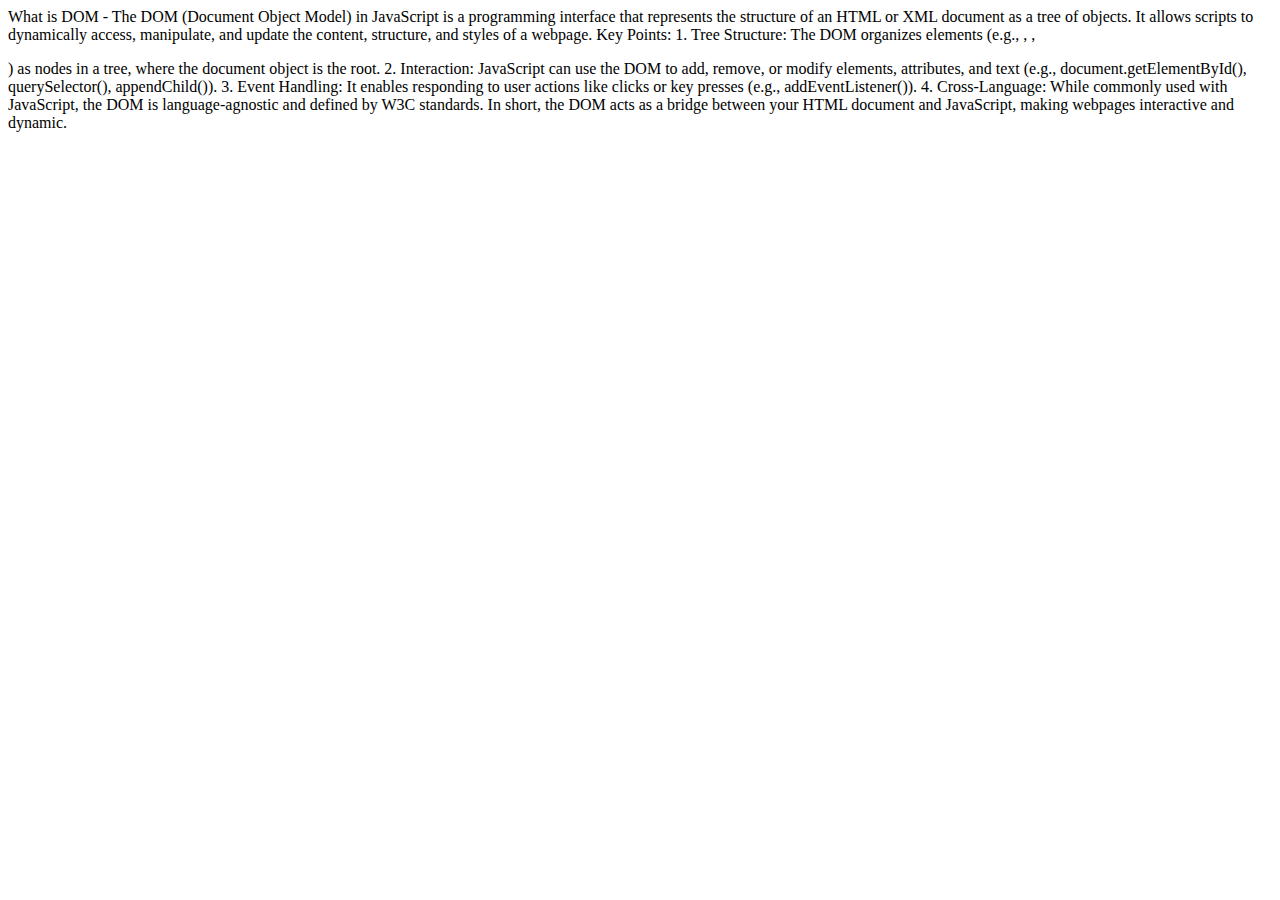
<file: views/01-introduction.html>
What is DOM
- The DOM (Document Object Model) in JavaScript is a programming interface that represents the structure of an HTML or XML document as a tree of objects. It allows scripts to dynamically access, manipulate, and update the content, structure, and styles of a webpage.

Key Points:
1. Tree Structure: The DOM organizes elements (e.g., <html>, <body>, <p>) as nodes in a tree, where the document object is the root.
2. Interaction: JavaScript can use the DOM to add, remove, or modify elements, attributes, and text (e.g., document.getElementById(), querySelector(), appendChild()).
3. Event Handling: It enables responding to user actions like clicks or key presses (e.g., addEventListener()).
4. Cross-Language: While commonly used with JavaScript, the DOM is language-agnostic and defined by W3C standards.


In short, the DOM acts as a bridge between your HTML document and JavaScript, making webpages interactive and dynamic.
</file>
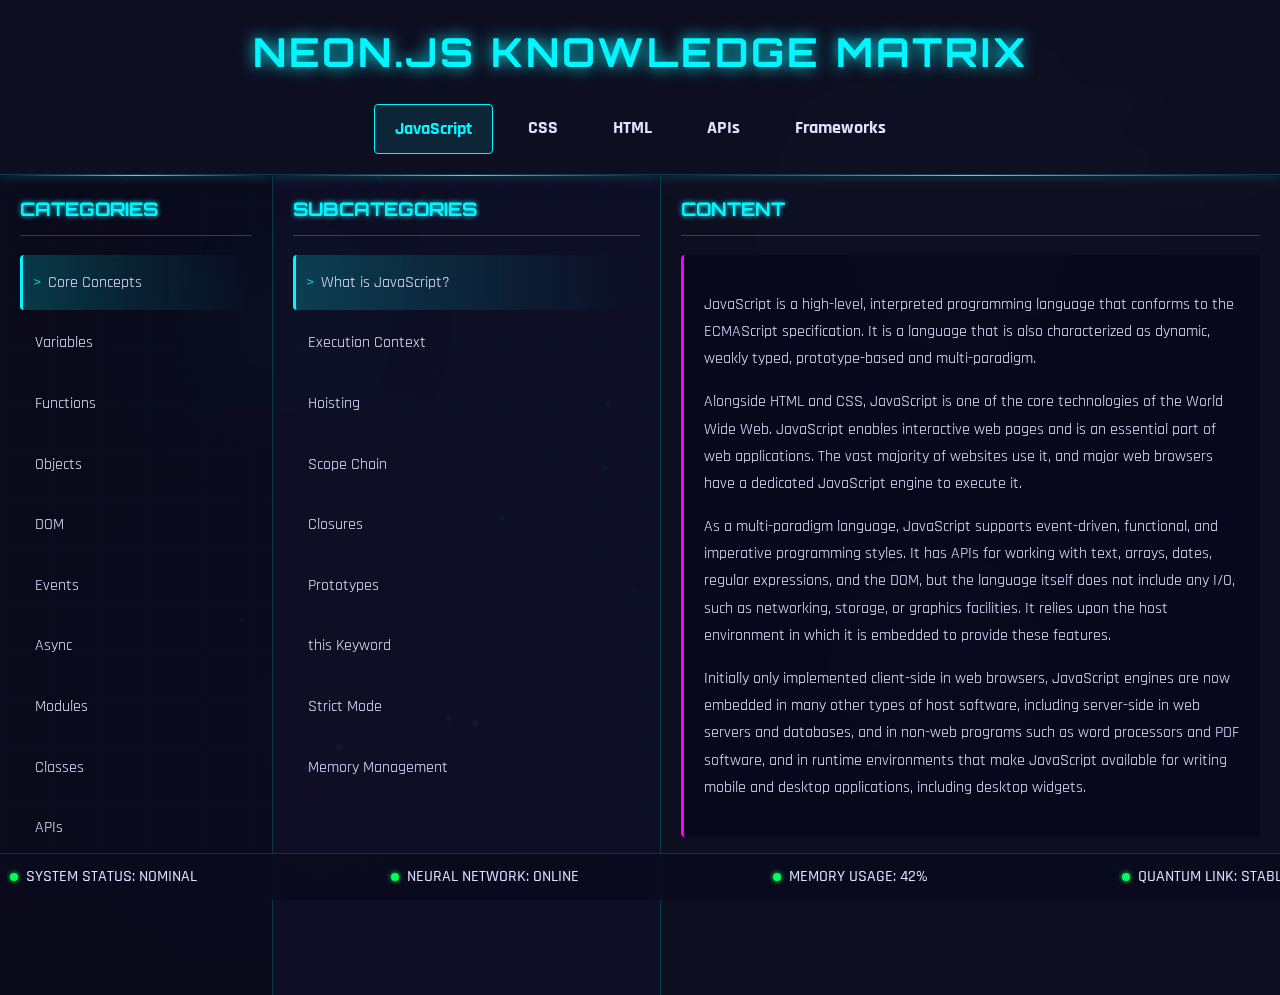
<file: views/data.html>
<!DOCTYPE html>
<html lang="en">
<head>
  <meta charset="UTF-8">
  <title>Neon.js - Quantum Knowledge Interface</title>
  <style>
    @import url('https://fonts.googleapis.com/css2?family=Rajdhani:wght@400;500;700&family=Orbitron:wght@800&display=swap');
    
    :root {
      --primary: #00f7ff;
      --secondary: #ff00f7;
      --accent: #00ff57;
      --bg: #0a0a16;
      --panel: rgba(15, 15, 35, 0.85);
      --text: #e0e0ff;
      --glow: 0 0 15px;
    }
    
    body {
      font-family: 'Rajdhani', sans-serif;
      background-color: var(--bg);
      color: var(--text);
      margin: 0;
      padding: 0;
      min-height: 100vh;
      background-image: 
        radial-gradient(circle at 75% 25%, rgba(0, 247, 255, 0.03) 0%, transparent 30%),
        radial-gradient(circle at 25% 75%, rgba(255, 0, 247, 0.03) 0%, transparent 30%);
      overflow-x: hidden;
      line-height: 1.6;
    }
    
    .grid-lines {
      position: fixed;
      top: 0;
      left: 0;
      width: 100%;
      height: 100%;
      background-image: 
        linear-gradient(rgba(0, 247, 255, 0.03) 1px, transparent 1px),
        linear-gradient(90deg, rgba(0, 247, 255, 0.03) 1px, transparent 1px);
      background-size: 50px 50px;
      pointer-events: none;
      z-index: -1;
    }
    
    .particles {
      position: fixed;
      top: 0;
      left: 0;
      width: 100%;
      height: 100%;
      z-index: -1;
      overflow: hidden;
    }
    
    .particle {
      position: absolute;
      background: var(--primary);
      border-radius: 50%;
      filter: blur(1px);
      opacity: 0.3;
    }
    
    header {
      padding: 20px;
      background: var(--panel);
      backdrop-filter: blur(10px);
      border-bottom: 1px solid rgba(0, 247, 255, 0.2);
      box-shadow: 0 0 30px rgba(0, 247, 255, 0.1);
    }
    
    h1 {
      text-align: center;
      color: var(--primary);
      margin: 0;
      font-family: 'Orbitron', sans-serif;
      font-size: 2.5rem;
      text-shadow: var(--glow) var(--primary);
      letter-spacing: 3px;
      position: relative;
    }
    
    .nav {
      display: flex;
      justify-content: center;
      margin-top: 20px;
      gap: 15px;
    }
    
    .nav-link {
      color: var(--text);
      text-decoration: none;
      font-weight: 700;
      padding: 10px 20px;
      border-radius: 4px;
      transition: all 0.3s ease;
      position: relative;
      font-size: 1.1rem;
    }
    
    .nav-link:hover {
      color: var(--primary);
      text-shadow: 0 0 10px var(--primary);
    }
    
    .nav-link.active {
      color: var(--primary);
      background: rgba(0, 247, 255, 0.1);
      border: 1px solid var(--primary);
    }
    
    .nav-link::after {
      content: "";
      position: absolute;
      bottom: 0;
      left: 50%;
      transform: translateX(-50%);
      width: 0;
      height: 2px;
      background: var(--primary);
      transition: width 0.3s ease;
    }
    
    .nav-link:hover::after {
      width: 100%;
    }
    
    .main-container {
      display: flex;
      height: calc(100vh - 120px);
    }
    
    .panel {
      height: 100%;
      overflow-y: auto;
      padding: 20px;
      transition: all 0.4s cubic-bezier(0.175, 0.885, 0.32, 1.275);
      position: relative;
    }
    
    .panel::before {
      content: "";
      position: absolute;
      top: 0;
      left: 0;
      right: 0;
      height: 1px;
      background: linear-gradient(90deg, transparent, var(--primary), transparent);
      box-shadow: 0 0 10px var(--primary);
    }
    
    .categories {
      width: 20%;
      background: rgba(10, 10, 30, 0.7);
      border-right: 1px solid rgba(0, 247, 255, 0.2);
    }
    
    .subcategories {
      width: 30%;
      background: rgba(15, 15, 40, 0.8);
      border-right: 1px solid rgba(0, 247, 255, 0.2);
    }
    
    .content {
      width: 50%;
      background: var(--panel);
      backdrop-filter: blur(10px);
    }
    
    .panel-title {
      color: var(--primary);
      font-family: 'Orbitron', sans-serif;
      margin-top: 0;
      padding-bottom: 10px;
      border-bottom: 1px solid rgba(0, 247, 255, 0.3);
      text-shadow: 0 0 5px var(--primary);
    }
    
    .list-item {
      padding: 15px;
      margin: 5px 0;
      cursor: pointer;
      border-radius: 4px;
      transition: all 0.3s ease;
      position: relative;
      overflow: hidden;
    }
    
    .list-item::before {
      content: ">";
      position: absolute;
      left: 5px;
      color: var(--primary);
      opacity: 0;
      transition: all 0.3s ease;
    }
    
    .list-item:hover {
      background: rgba(0, 247, 255, 0.1);
      transform: translateX(5px);
    }
    
    .list-item.active {
      background: linear-gradient(90deg, rgba(0, 247, 255, 0.2), transparent);
      border-left: 3px solid var(--primary);
      padding-left: 25px;
    }
    
    .list-item.active::before {
      opacity: 1;
      left: 10px;
    }
    
    .content-text {
      padding: 20px;
      background: rgba(5, 5, 25, 0.6);
      border-radius: 4px;
      border-left: 3px solid var(--secondary);
      line-height: 1.7;
      animation: fadeIn 0.5s ease-out;
    }
    
    @keyframes fadeIn {
      from { opacity: 0; transform: translateY(10px); }
      to { opacity: 1; transform: translateY(0); }
    }
    
    .corner {
      position: absolute;
      width: 20px;
      height: 20px;
      border: 2px solid;
      opacity: 0.7;
    }
    
    .corner-tl {
      top: 10px;
      left: 10px;
      border-right: none;
      border-bottom: none;
      border-color: var(--primary);
    }
    
    .corner-tr {
      top: 10px;
      right: 10px;
      border-left: none;
      border-bottom: none;
      border-color: var(--primary);
    }
    
    .corner-bl {
      bottom: 10px;
      left: 10px;
      border-right: none;
      border-top: none;
      border-color: var(--secondary);
    }
    
    .corner-br {
      bottom: 10px;
      right: 10px;
      border-left: none;
      border-top: none;
      border-color: var(--secondary);
    }
    
    .floating-orb {
      position: fixed;
      width: 300px;
      height: 300px;
      border-radius: 50%;
      background: radial-gradient(circle, rgba(0, 247, 255, 0.1) 0%, transparent 70%);
      filter: blur(30px);
      animation: float 8s ease-in-out infinite;
      z-index: -1;
    }
    
    .orb-1 {
      top: 20%;
      left: 10%;
      animation-delay: 0s;
    }
    
    .orb-2 {
      bottom: 10%;
      right: 15%;
      animation-delay: 2s;
      background: radial-gradient(circle, rgba(255, 0, 247, 0.1) 0%, transparent 70%);
    }
    
    @keyframes float {
      0%, 100% { transform: translateY(0); }
      50% { transform: translateY(-20px); }
    }
    
    .status-bar {
      position: fixed;
      bottom: 0;
      left: 0;
      width: 100%;
      background: rgba(10, 10, 30, 0.8);
      backdrop-filter: blur(5px);
      padding: 10px;
      display: flex;
      justify-content: space-between;
      font-family: 'Rajdhani', sans-serif;
      font-weight: 500;
      border-top: 1px solid rgba(0, 247, 255, 0.2);
    }
    
    .status-item {
      display: flex;
      align-items: center;
    }
    
    .status-item::before {
      content: "";
      display: inline-block;
      width: 8px;
      height: 8px;
      border-radius: 50%;
      margin-right: 8px;
      background: var(--accent);
      box-shadow: 0 0 5px var(--accent);
    }
  </style>
</head>
<body>
  <div class="grid-lines"></div>
  <div class="floating-orb orb-1"></div>
  <div class="floating-orb orb-2"></div>
  <div class="particles" id="particles"></div>

  <header>
    <h1>NEON.JS KNOWLEDGE MATRIX</h1>
    <div class="nav">
      <a href="#" class="nav-link active">JavaScript</a>
      <a href="#" class="nav-link">CSS</a>
      <a href="#" class="nav-link">HTML</a>
      <a href="#" class="nav-link">APIs</a>
      <a href="#" class="nav-link">Frameworks</a>
    </div>
  </header>

  <div class="main-container">
    <div class="panel categories">
      <h3 class="panel-title">CATEGORIES</h3>
      <div class="list-item active">Core Concepts</div>
      <div class="list-item">Variables</div>
      <div class="list-item">Functions</div>
      <div class="list-item">Objects</div>
      <div class="list-item">DOM</div>
      <div class="list-item">Events</div>
      <div class="list-item">Async</div>
      <div class="list-item">Modules</div>
      <div class="list-item">Classes</div>
      <div class="list-item">APIs</div>
    </div>

    <div class="panel subcategories">
      <h3 class="panel-title">SUBCATEGORIES</h3>
      <div class="list-item active">What is JavaScript?</div>
      <div class="list-item">Execution Context</div>
      <div class="list-item">Hoisting</div>
      <div class="list-item">Scope Chain</div>
      <div class="list-item">Closures</div>
      <div class="list-item">Prototypes</div>
      <div class="list-item">this Keyword</div>
      <div class="list-item">Strict Mode</div>
      <div class="list-item">Memory Management</div>
    </div>

    <div class="panel content">
      <h3 class="panel-title">CONTENT</h3>
      <div class="content-text">
        <p>JavaScript is a high-level, interpreted programming language that conforms to the ECMAScript specification. It is a language that is also characterized as dynamic, weakly typed, prototype-based and multi-paradigm.</p>
        
        <p>Alongside HTML and CSS, JavaScript is one of the core technologies of the World Wide Web. JavaScript enables interactive web pages and is an essential part of web applications. The vast majority of websites use it, and major web browsers have a dedicated JavaScript engine to execute it.</p>
        
        <p>As a multi-paradigm language, JavaScript supports event-driven, functional, and imperative programming styles. It has APIs for working with text, arrays, dates, regular expressions, and the DOM, but the language itself does not include any I/O, such as networking, storage, or graphics facilities. It relies upon the host environment in which it is embedded to provide these features.</p>
        
        <p>Initially only implemented client-side in web browsers, JavaScript engines are now embedded in many other types of host software, including server-side in web servers and databases, and in non-web programs such as word processors and PDF software, and in runtime environments that make JavaScript available for writing mobile and desktop applications, including desktop widgets.</p>
      </div>
    </div>
  </div>
  
  <div class="status-bar">
    <div class="status-item">SYSTEM STATUS: NOMINAL</div>
    <div class="status-item">NEURAL NETWORK: ONLINE</div>
    <div class="status-item">MEMORY USAGE: 42%</div>
    <div class="status-item">QUANTUM LINK: STABLE</div>
  </div>

  <script>
    // Create particle background
    const particlesContainer = document.getElementById('particles');
    const particleCount = 50;
    
    for (let i = 0; i < particleCount; i++) {
      const particle = document.createElement('div');
      particle.classList.add('particle');
      
      const size = Math.random() * 5 + 1;
      const posX = Math.random() * 100;
      const posY = Math.random() * 100;
      const duration = Math.random() * 20 + 10;
      const delay = Math.random() * -20;
      
      particle.style.width = `${size}px`;
      particle.style.height = `${size}px`;
      particle.style.left = `${posX}%`;
      particle.style.top = `${posY}%`;
      particle.style.animation = `float ${duration}s linear ${delay}s infinite`;
      
      particlesContainer.appendChild(particle);
    }
    
    // Panel interaction logic
    const categoryItems = document.querySelectorAll('.categories .list-item');
    const subcategoryItems = document.querySelectorAll('.subcategories .list-item');
    const contentText = document.querySelector('.content-text');
    
    // Sample data for content
    const contentData = {
      "Core Concepts": {
        "What is JavaScript?": "<p>JavaScript is a high-level, interpreted programming language that conforms to the ECMAScript specification...</p>",
        "Execution Context": "<p>An execution context is an abstract concept that holds information about the environment where code is being executed...</p>",
        "Hoisting": "<p>Hoisting is JavaScript's default behavior of moving declarations to the top of the current scope...</p>",
        "Scope Chain": "<p>The scope chain is how JavaScript looks for variables. When a variable is used, JavaScript looks for it in the current scope...</p>",
        "Closures": "<p>A closure is the combination of a function bundled together with references to its surrounding state...</p>"
      },
      "Variables": {
        "var, let, const": "<p>JavaScript has three ways to declare variables: var, let, and const...</p>",
        "Variable Hoisting": "<p>Variable declarations are hoisted but their assignments are not...</p>",
        "Temporal Dead Zone": "<p>The TDZ is the period between entering scope and being declared where variables cannot be accessed...</p>"
      },
      "Functions": {
        "Function Declarations": "<p>Function declarations are hoisted and can be called before they're defined...</p>",
        "Arrow Functions": "<p>Arrow functions provide a concise syntax and lexical this binding...</p>",
        "Higher-Order Functions": "<p>Functions that operate on other functions by taking them as arguments or returning them...</p>"
      }
    };
    
    // Set up category click handlers
    categoryItems.forEach(item => {
      item.addEventListener('click', function() {
        // Remove active class from all categories
        categoryItems.forEach(i => i.classList.remove('active'));
        // Add active class to clicked category
        this.classList.add('active');
        
        // In a real app, you would load the subcategories for this category
        // For now, we'll just simulate it
        const category = this.textContent;
        console.log(`Selected category: ${category}`);
      });
    });
    
    // Set up subcategory click handlers
    subcategoryItems.forEach(item => {
      item.addEventListener('click', function() {
        // Remove active class from all subcategories
        subcategoryItems.forEach(i => i.classList.remove('active'));
        // Add active class to clicked subcategory
        this.classList.add('active');
        
        // Update content based on selected subcategory
        const subcategory = this.textContent;
        const category = document.querySelector('.categories .list-item.active').textContent;
        
        if (contentData[category] && contentData[category][subcategory]) {
          contentText.innerHTML = contentData[category][subcategory];
        } else {
          contentText.innerHTML = `<p>Content for "${subcategory}" in "${category}" category is not available.</p>`;
        }
      });
    });
    
    // Interactive color shifting
    document.addEventListener('mousemove', (e) => {
      const x = e.clientX / window.innerWidth;
      const y = e.clientY / window.innerHeight;
      
      document.documentElement.style.setProperty('--primary', `hsl(${x * 120 + 180}, 100%, 70%)`);
      document.documentElement.style.setProperty('--secondary', `hsl(${y * 120 + 300}, 100%, 70%)`);
    });
  </script>
</body>
</html>
</file>
<file: assets/style.css>
/* Landing Page CSS START */

body {
    font-family: Arial, sans-serif;
    background-color: #f5f7fa;
    margin: 0;
    padding: 20px;
}

header {
    background-color: #24292e;
    color: #fff;
    padding: 20px;
    text-align: center;
    border-radius: 8px;
}

section {
    margin-top: 30px;
    background-color: #fff;
    padding: 20px;
    border-radius: 8px;
    box-shadow: 0 2px 8px rgba(0,0,0,0.1);
}

h2 {
    color: #333;
}

ul {
    padding-left: 20px;
}

a {
    color: #0366d6;
    text-decoration: none;
}

a:hover {
    text-decoration: underline;
}

/* Landing Page CSS END */
</file>
